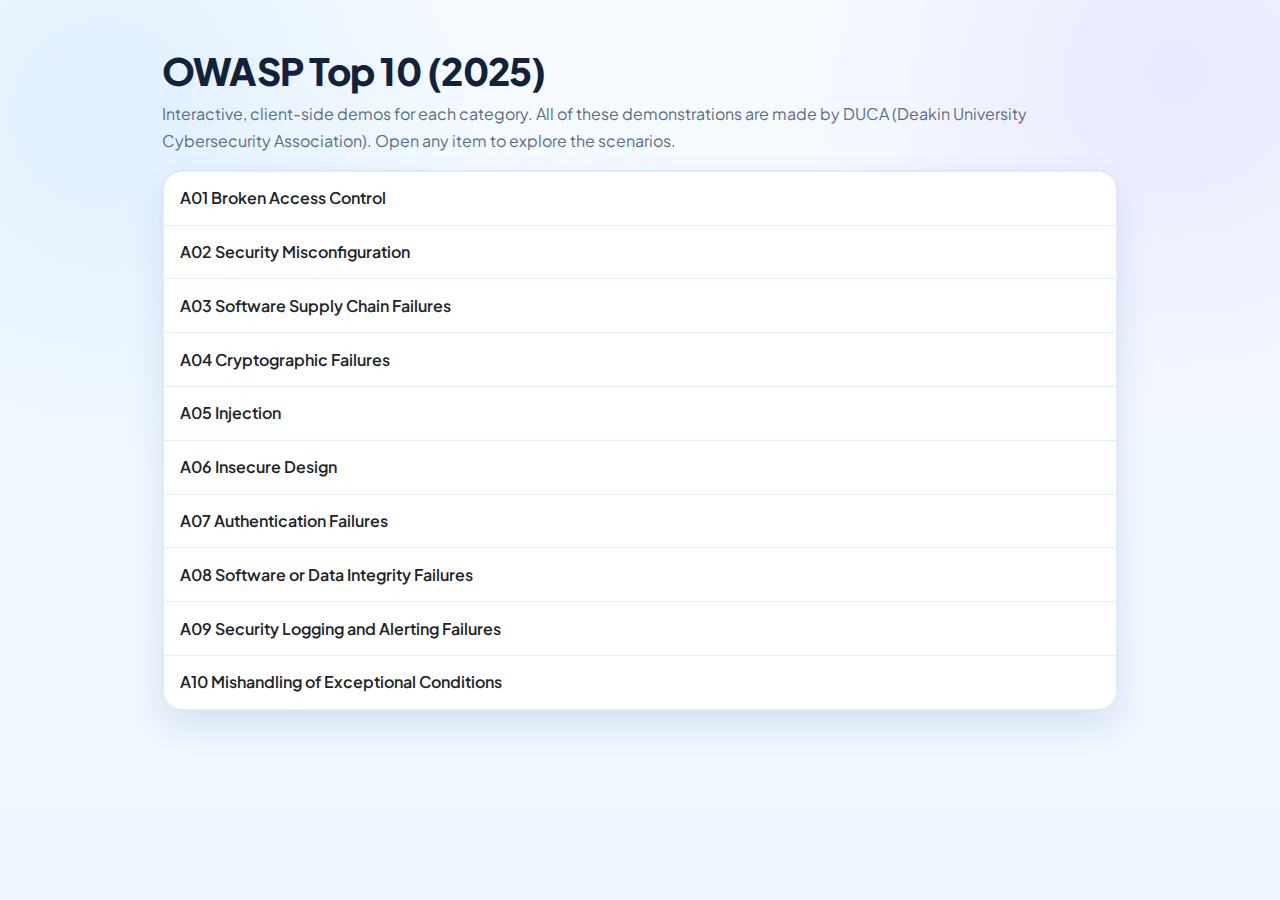
<file: index.html>
<!DOCTYPE html>
<html lang="en">

<head>
  <meta charset="UTF-8">
  <title>DUCA - OWASP Top 10 (2025)</title>
  <meta name="viewport" content="width=device-width, initial-scale=1">
  <link href="https://cdn.jsdelivr.net/npm/bootstrap@5.3.3/dist/css/bootstrap.min.css" rel="stylesheet">
  <link href="styles.css" rel="stylesheet">
</head>

<body>
  <div class="container py-4 py-md-5">
    <h2 class="mb-2">OWASP Top 10 (2025)</h2>
    <p class="mb-4">Interactive, client-side demos for each category. All of these demonstrations are made by DUCA (Deakin University Cybersecurity Association). Open any item to explore the scenarios.</p>

    <div class="list-group">
      <a class="list-group-item list-group-item-action" href="1_broken_access_control.html">A01 Broken Access Control</a>
      <a class="list-group-item list-group-item-action" href="2_security_misconfigurations.html">A02 Security Misconfiguration</a>
      <a class="list-group-item list-group-item-action" href="3_supply_chain_failiures.html">A03 Software Supply Chain Failures</a>
      <a class="list-group-item list-group-item-action" href="4_cryptographic_failiures.html">A04 Cryptographic Failures</a>
      <a class="list-group-item list-group-item-action" href="5_injection.html">A05 Injection</a>
      <a class="list-group-item list-group-item-action" href="6_insecure_design.html">A06 Insecure Design</a>
      <a class="list-group-item list-group-item-action" href="7_authentication_failures.html">A07 Authentication Failures</a>
      <a class="list-group-item list-group-item-action" href="8_integrity_failiures.html">A08 Software or Data Integrity Failures</a>
      <a class="list-group-item list-group-item-action" href="9_logging_failiures.html">A09 Security Logging and Alerting Failures</a>
      <a class="list-group-item list-group-item-action" href="10_mishandling_exceptional_conditions.html">A10 Mishandling of Exceptional Conditions</a>
    </div>
  </div>
</body>

</html>
</file>
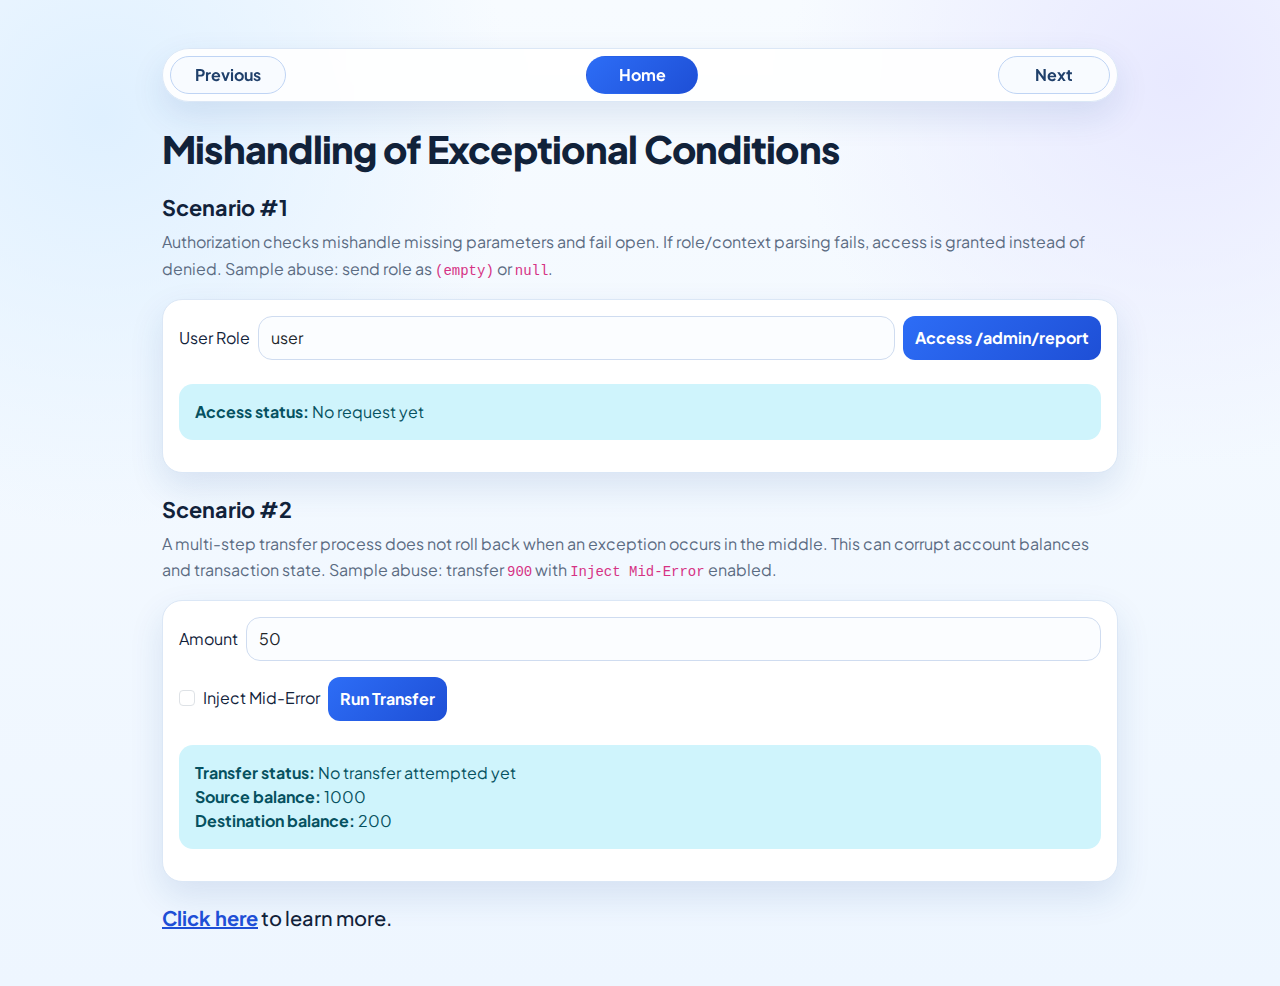
<file: 10_mishandling_exceptional_conditions.html>
<!DOCTYPE html>
<html lang="en">

<head>
  <meta charset="UTF-8">
  <title>DUCA - Mishandling of Exceptional Conditions</title>
  <meta name="viewport" content="width=device-width, initial-scale=1">

  <link href="https://cdn.jsdelivr.net/npm/bootstrap@5.3.3/dist/css/bootstrap.min.css" rel="stylesheet">
  <link href="styles.css" rel="stylesheet">
</head>

<body>
  <div class="container py-4 py-md-5">
    <div class="d-flex justify-content-between align-items-center mb-4 top-nav">
      <a class="btn btn-outline-dark rounded-pill px-4" href="9_logging_failiures.html">Previous</a>
      <a class="btn btn-dark rounded-pill px-4" href="index.html">Home</a>
      <a class="btn btn-outline-dark rounded-pill px-4" href="index.html">Next</a>
    </div>
    <h2 class="mb-4">Mishandling of Exceptional Conditions</h2>

    <h3 class="mt-2">Scenario #1</h3>
    <p class="mb-4">
      Authorization checks mishandle missing parameters and fail open. If role/context parsing fails,
      access is granted instead of denied.
      Sample abuse: send role as <code>(empty)</code> or <code>null</code>.
    </p>

    <div>
      <div class="row align-items-center g-2">
        <div class="col-auto">
          <label class="col-form-label text-nowrap">User Role</label>
        </div>
        <div class="col">
          <input type="text" class="form-control" id="roleInput" value="user" placeholder="user">
        </div>
        <div class="col-auto">
          <button type="button" class="btn btn-primary" id="checkAccessBtn">Access /admin/report</button>
        </div>
      </div>

      <div id="accessStatusBox" class="alert alert-info mt-4">
        <strong>Access status:</strong> No request yet
      </div>
    </div>

    <h3 class="mt-4">Scenario #2</h3>
    <p class="mb-4">
      A multi-step transfer process does not roll back when an exception occurs in the middle.
      This can corrupt account balances and transaction state.
      Sample abuse: transfer <code>900</code> with <code>Inject Mid-Error</code> enabled.
    </p>

    <div>
      <div class="row align-items-center g-2">
        <div class="col-auto">
          <label class="col-form-label text-nowrap">Amount</label>
        </div>
        <div class="col">
          <input type="number" class="form-control" id="amountInput" value="50" min="1" placeholder="50">
        </div>
      </div>

      <div class="row align-items-center g-2 mt-2">
        <div class="col-auto">
          <div class="form-check">
            <input class="form-check-input" type="checkbox" id="injectErrorCheckbox">
            <label class="form-check-label" for="injectErrorCheckbox">Inject Mid-Error</label>
          </div>
        </div>
        <div class="col-auto">
          <button type="button" class="btn btn-primary" id="runTransferBtn">Run Transfer</button>
        </div>
      </div>

      <div id="transferStatusBox" class="alert alert-info mt-4">
        <strong>Transfer status:</strong> No transfer attempted yet<br>
        <strong>Source balance:</strong> 1000<br>
        <strong>Destination balance:</strong> 200
      </div>
    </div>

    <h5 class="mt-4">
      <a href="https://owasp.org/Top10/2025/A10_2025-Mishandling_of_Exceptional_Conditions/">Click here</a>
      to learn more.
    </h5>
  </div>

  <script>
    const roleInput = document.getElementById("roleInput");
    const checkAccessBtn = document.getElementById("checkAccessBtn");
    const accessStatusBox = document.getElementById("accessStatusBox");

    checkAccessBtn.addEventListener("click", () => {
      const role = roleInput.value.trim();

      // Insecure exception handling: parsing/validation failure falls back to allow
      if (role === "admin") {
        accessStatusBox.className = "alert alert-success mt-4";
        accessStatusBox.innerHTML = `
          <strong>Input role:</strong> admin<br>
          <strong>Result:</strong> 200 OK (expected for admin)
        `;
      } else if (role === "") {
        accessStatusBox.className = "alert alert-danger mt-4";
        accessStatusBox.innerHTML = `
          <strong>Input role:</strong> (empty)<br>
          <strong>Exception:</strong> Missing role parameter<br>
          <strong>Result:</strong> 200 OK (fail-open vulnerability)
        `;
      } else {
        accessStatusBox.className = "alert alert-warning mt-4";
        accessStatusBox.innerHTML = `
          <strong>Input role:</strong> ${role}<br>
          <strong>Result:</strong> 403 Forbidden
        `;
      }
    });
  </script>

  <script>
    const amountInput = document.getElementById("amountInput");
    const injectErrorCheckbox = document.getElementById("injectErrorCheckbox");
    const runTransferBtn = document.getElementById("runTransferBtn");
    const transferStatusBox = document.getElementById("transferStatusBox");

    let sourceBalance = 1000;
    let destinationBalance = 200;

    runTransferBtn.addEventListener("click", () => {
      const amount = Number(amountInput.value) || 0;
      const injectError = injectErrorCheckbox.checked;

      if (amount <= 0) {
        transferStatusBox.className = "alert alert-warning mt-4";
        transferStatusBox.innerHTML = `
          <strong>Transfer status:</strong> Invalid amount<br>
          <strong>Source balance:</strong> ${sourceBalance}<br>
          <strong>Destination balance:</strong> ${destinationBalance}
        `;
        return;
      }

      if (amount > sourceBalance) {
        transferStatusBox.className = "alert alert-warning mt-4";
        transferStatusBox.innerHTML = `
          <strong>Transfer status:</strong> Insufficient funds<br>
          <strong>Source balance:</strong> ${sourceBalance}<br>
          <strong>Destination balance:</strong> ${destinationBalance}
        `;
        return;
      }

      // Step 1: debit source
      sourceBalance -= amount;

      if (injectError) {
        // Insecure behavior: exception occurs and no rollback is performed
        transferStatusBox.className = "alert alert-danger mt-4";
        transferStatusBox.innerHTML = `
          <strong>Transfer status:</strong> ERROR after debit, before credit<br>
          <strong>Result:</strong> Partial transaction committed (no rollback)<br>
          <strong>Source balance:</strong> ${sourceBalance}<br>
          <strong>Destination balance:</strong> ${destinationBalance}
        `;
        return;
      }

      // Step 2: credit destination
      destinationBalance += amount;

      transferStatusBox.className = "alert alert-success mt-4";
      transferStatusBox.innerHTML = `
        <strong>Transfer status:</strong> Completed<br>
        <strong>Source balance:</strong> ${sourceBalance}<br>
        <strong>Destination balance:</strong> ${destinationBalance}
      `;
    });
  </script>
</body>

</html>
</file>
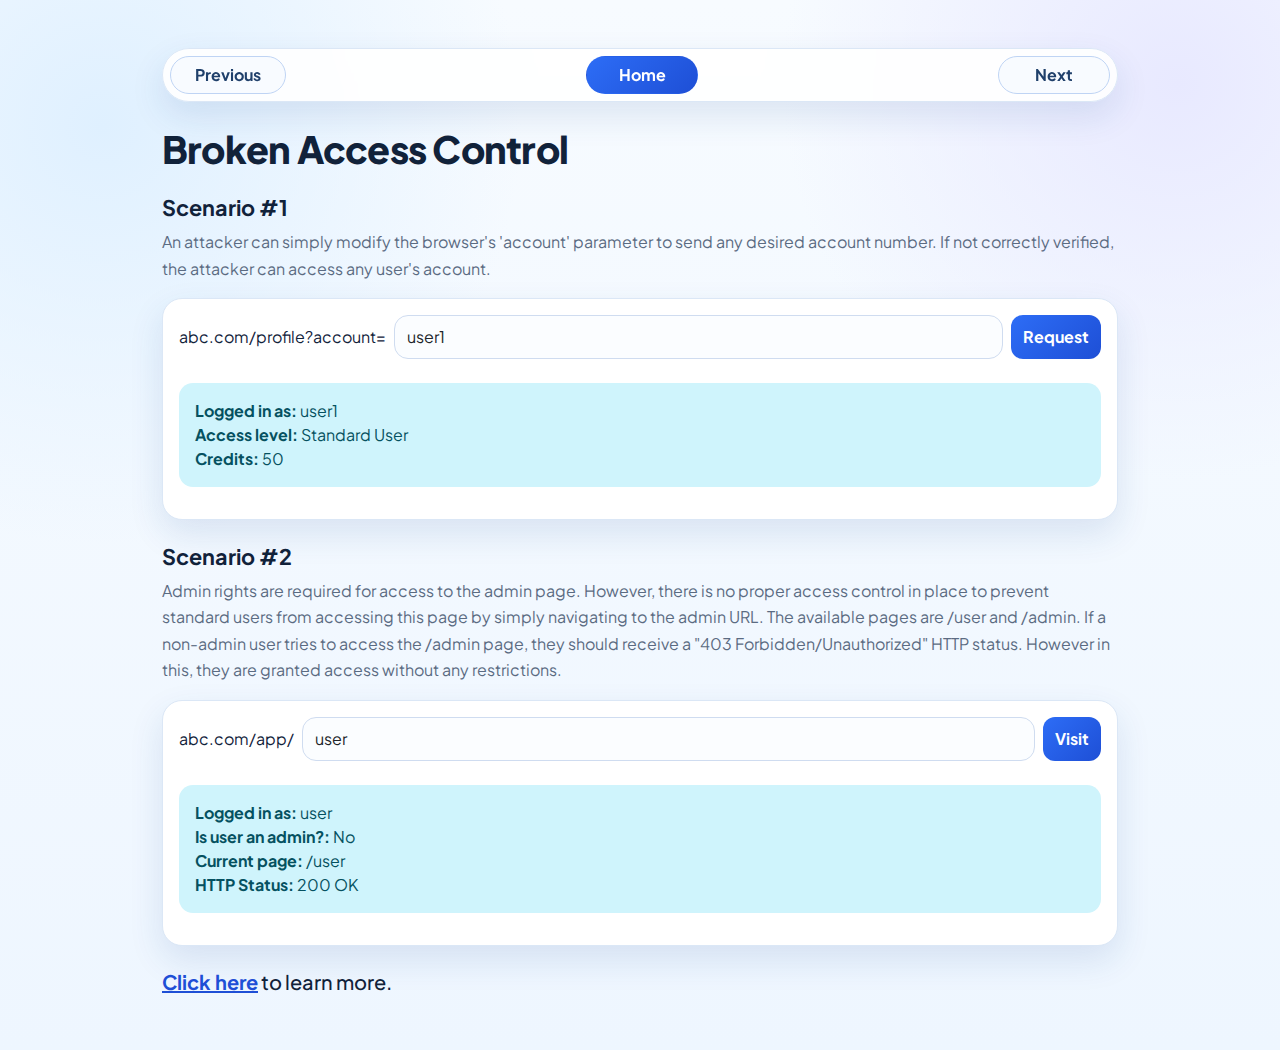
<file: 1_broken_access_control.html>
<!DOCTYPE html>
<html lang="en">

<head>
  <meta charset="UTF-8">
  <title>DUCA - Broken Access Control</title>
  <meta name="viewport" content="width=device-width, initial-scale=1">

  <link href="https://cdn.jsdelivr.net/npm/bootstrap@5.3.3/dist/css/bootstrap.min.css" rel="stylesheet">
  <link href="styles.css" rel="stylesheet">
</head>

<body class="">

  <div class="container py-4 py-md-5">
    <div class="d-flex justify-content-between align-items-center mb-4 top-nav">
      <a class="btn btn-outline-dark rounded-pill px-4" href="index.html">Previous</a>
      <a class="btn btn-dark rounded-pill px-4" href="index.html">Home</a>
      <a class="btn btn-outline-dark rounded-pill px-4" href="2_security_misconfigurations.html">Next</a>
    </div>
    <h2 class="mb-4">Broken Access Control</h2>


    <h3 class="mt-2">Scenario #1</h3>
    <p class="mb-4">
      An attacker can simply modify the browser's 'account' parameter to send any desired account number. If not
      correctly verified, the attacker can access any user's account.
    </p>
    <div>
      <div class="row align-items-center g-2">
        <div class="col-auto">
          <label class="col-form-label text-nowrap">
            abc.com/profile?account=
          </label>
        </div>
        <div class="col">
          <input type="text" class="form-control" id="accountInput" placeholder="user1" value="user1">
        </div>
        <div class="col-auto">
          <button type="button" class="btn btn-primary" id="loadBtn">
            Request
          </button>
        </div>
      </div>
      <div id="statusBox" class="alert alert-info mt-4">
        <strong>Logged in as:</strong> user1<br>
        <strong>Access level:</strong> Standard User<br>
        <strong>Credits:</strong> 50
      </div>
    </div>

    <h3 class="mt-4">Scenario #2</h3>
    <p class="mb-4">
      Admin rights are required for access to the admin page. However, there is no proper access control in place to
      prevent standard users from accessing this page by simply navigating to the admin URL.
      The available pages are /user and /admin. If a non-admin user tries to access the /admin page, they should receive
      a "403 Forbidden/Unauthorized" HTTP status. However in this, they are granted access without any restrictions.
    </p>
    <div>
      <div class="row align-items-center g-2">
        <div class="col-auto">
          <label class="col-form-label text-nowrap">
            abc.com/app/
          </label>
        </div>
        <div class="col">
          <input type="text" class="form-control" id="pagePathInput" placeholder="user" value="user">
        </div>
        <div class="col-auto">
          <button type="button" class="btn btn-primary" id="visitPageBtn">
            Visit
          </button>
        </div>
      </div>
      <div id="accessStatusBox" class="alert alert-info mt-4">
        <strong>Logged in as:</strong> user<br>
        <strong>Is user an admin?:</strong> No<br>
        <strong>Current page:</strong> /user<br>
        <strong>HTTP Status:</strong> 200 OK
      </div>
    </div>

    <h5 class="mt-4"><a href="https://owasp.org/Top10/2025/A01_2025-Broken_Access_Control/">Click here</a> to learn more.</h5>
  </div>

  <!-- Scenario #1 -->
  <script>
    const input = document.getElementById("accountInput");
    const button = document.getElementById("loadBtn");
    const statusBox = document.getElementById("statusBox");

    function handleAccess(account) {
      // Default to user1 if empty
      if (!account) {
        account = "user1";
      }

      if (account === "admin") {
        statusBox.className = "alert alert-success mt-4";
        statusBox.innerHTML = `
        <strong>Logged in as:</strong> ADMIN<br>
        <strong>Access level:</strong> FULL ACCESS GRANTED<br>
        <strong>Credits:</strong> 9999
      `;
      } else {
        statusBox.className = "alert alert-info mt-4";
        statusBox.innerHTML = `
        <strong>Logged in as:</strong> ${account}<br>
        <strong>Access level:</strong> Standard User<br>
        <strong>Credits:</strong> 50
      `;
      }
    }

    button.addEventListener("click", () => {
      handleAccess(input.value.trim());
    });
  </script>

  <!-- Scenario #2 -->
  <script>
    const pageInput = document.getElementById("pagePathInput");
    const visitBtn = document.getElementById("visitPageBtn");
    const accessStatusBox = document.getElementById("accessStatusBox");

    visitBtn.addEventListener("click", () => {
      const page = pageInput.value.trim() || "user";
      let status = "200 OK";
      let alertClass = "alert alert-info mt-4";

      // Broken access control:
      // No check whether the user is actually an admin
      if (page === "admin") {
        alertClass = "alert alert-success mt-4";
      }

      accessStatusBox.className = alertClass;
      accessStatusBox.innerHTML = `
      <strong>Logged in as:</strong> user<br>
      <strong>Is user an admin?:</strong> No<br>
      <strong>Current page:</strong> /${page}<br>
      <strong>HTTP Status:</strong> ${status}
    `;
    });
  </script>


</body>

</html>
</file>
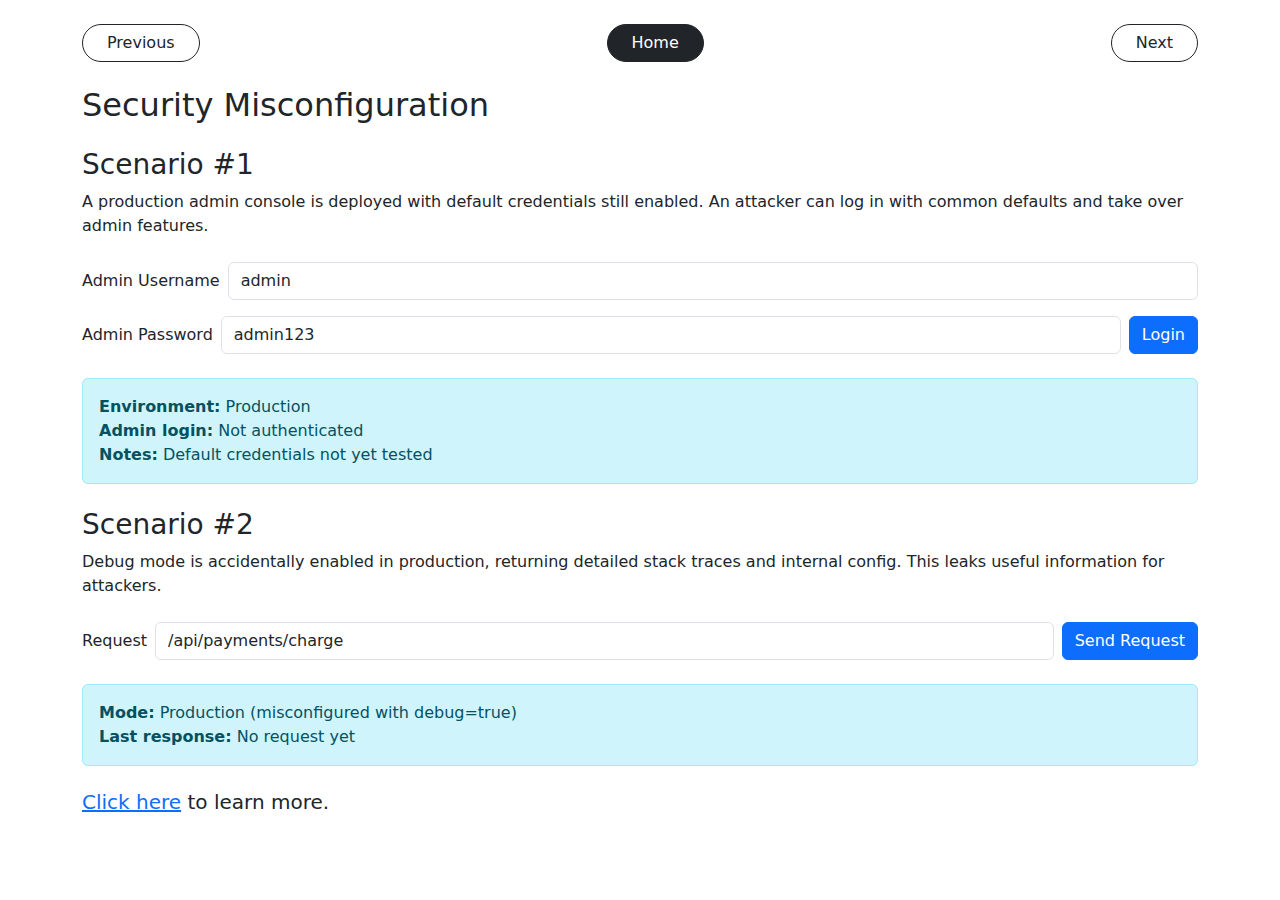
<file: 2_security_misconfigurations.html>
<!DOCTYPE html>
<html lang="en">

<head>
  <meta charset="UTF-8">
  <title>DUCA - Security Misconfiguration</title>
  <meta name="viewport" content="width=device-width, initial-scale=1">

  <link href="https://cdn.jsdelivr.net/npm/bootstrap@5.3.3/dist/css/bootstrap.min.css" rel="stylesheet">
</head>

<body>
  <div class="container mt-4">
    <div class="d-flex justify-content-between align-items-center mb-4">
      <a class="btn btn-outline-dark rounded-pill px-4" href="1_broken_access_control.html">Previous</a>
      <a class="btn btn-dark rounded-pill px-4" href="index.html">Home</a>
      <a class="btn btn-outline-dark rounded-pill px-4" href="3_supply_chain_failiures.html">Next</a>
    </div>
    <h2 class="mb-4">Security Misconfiguration</h2>

    <h3 class="mt-2">Scenario #1</h3>
    <p class="mb-4">
      A production admin console is deployed with default credentials still enabled.
      An attacker can log in with common defaults and take over admin features.
    </p>

    <div>
      <div class="row g-2 align-items-center">
        <div class="col-auto">
          <label class="col-form-label text-nowrap">Admin Username</label>
        </div>
        <div class="col">
          <input type="text" class="form-control" id="adminUser" value="admin" placeholder="admin">
        </div>
      </div>
      <div class="row g-2 align-items-center mt-2">
        <div class="col-auto">
          <label class="col-form-label text-nowrap">Admin Password</label>
        </div>
        <div class="col">
          <input type="text" class="form-control" id="adminPass" value="admin123" placeholder="password">
        </div>
        <div class="col-auto">
          <button type="button" class="btn btn-primary" id="adminLoginBtn">Login</button>
        </div>
      </div>

      <div id="adminStatusBox" class="alert alert-info mt-4">
        <strong>Environment:</strong> Production<br>
        <strong>Admin login:</strong> Not authenticated<br>
        <strong>Notes:</strong> Default credentials not yet tested
      </div>
    </div>

    <h3 class="mt-4">Scenario #2</h3>
    <p class="mb-4">
      Debug mode is accidentally enabled in production, returning detailed stack traces and internal config.
      This leaks useful information for attackers.
    </p>

    <div>
      <div class="row g-2 align-items-center">
        <div class="col-auto">
          <label class="col-form-label text-nowrap">Request</label>
        </div>
        <div class="col">
          <input type="text" class="form-control" id="endpointInput" value="/api/payments/charge" placeholder="/api/example">
        </div>
        <div class="col-auto">
          <button type="button" class="btn btn-primary" id="triggerErrorBtn">Send Request</button>
        </div>
      </div>

      <div id="errorStatusBox" class="alert alert-info mt-4">
        <strong>Mode:</strong> Production (misconfigured with debug=true)<br>
        <strong>Last response:</strong> No request yet
      </div>
    </div>

    <h5 class="mt-4">
      <a href="https://owasp.org/Top10/2025/A02_2025-Security_Misconfiguration/">Click here</a>
      to learn more.
    </h5>
  </div>

  <script>
    const adminUserInput = document.getElementById("adminUser");
    const adminPassInput = document.getElementById("adminPass");
    const adminLoginBtn = document.getElementById("adminLoginBtn");
    const adminStatusBox = document.getElementById("adminStatusBox");

    adminLoginBtn.addEventListener("click", () => {
      const username = adminUserInput.value.trim();
      const password = adminPassInput.value.trim();

      // Misconfiguration demo: default credentials still active in production
      if (username === "admin" && password === "admin123") {
        adminStatusBox.className = "alert alert-danger mt-4";
        adminStatusBox.innerHTML = `
          <strong>Environment:</strong> Production<br>
          <strong>Admin login:</strong> SUCCESS (critical misconfiguration)<br>
          <strong>Impact:</strong> Full admin dashboard access granted with default credentials
        `;
      } else {
        adminStatusBox.className = "alert alert-info mt-4";
        adminStatusBox.innerHTML = `
          <strong>Environment:</strong> Production<br>
          <strong>Admin login:</strong> Failed<br>
          <strong>Notes:</strong> Try common defaults like admin / admin123
        `;
      }
    });
  </script>

  <script>
    const endpointInput = document.getElementById("endpointInput");
    const triggerErrorBtn = document.getElementById("triggerErrorBtn");
    const errorStatusBox = document.getElementById("errorStatusBox");

    triggerErrorBtn.addEventListener("click", () => {
      const endpoint = endpointInput.value.trim() || "/api/payments/charge";

      // Misconfiguration demo: verbose error output exposed to end users
      errorStatusBox.className = "alert alert-warning mt-4";
      errorStatusBox.innerHTML = `
        <strong>Mode:</strong> Production (misconfigured with debug=true)<br>
        <strong>HTTP Status:</strong> 500 Internal Server Error<br>
        <strong>Request:</strong> ${endpoint}<br>
        <strong>Leaked details:</strong><br>
        Error: Database connection failed at db/prod-main:5432<br>
        Stack: ChargeService.process() -> PaymentsController.handlePost()<br>
        Framework: Express 4.17.1 | Node 16.14.0
      `;
    });
  </script>
</body>

</html>
</file>
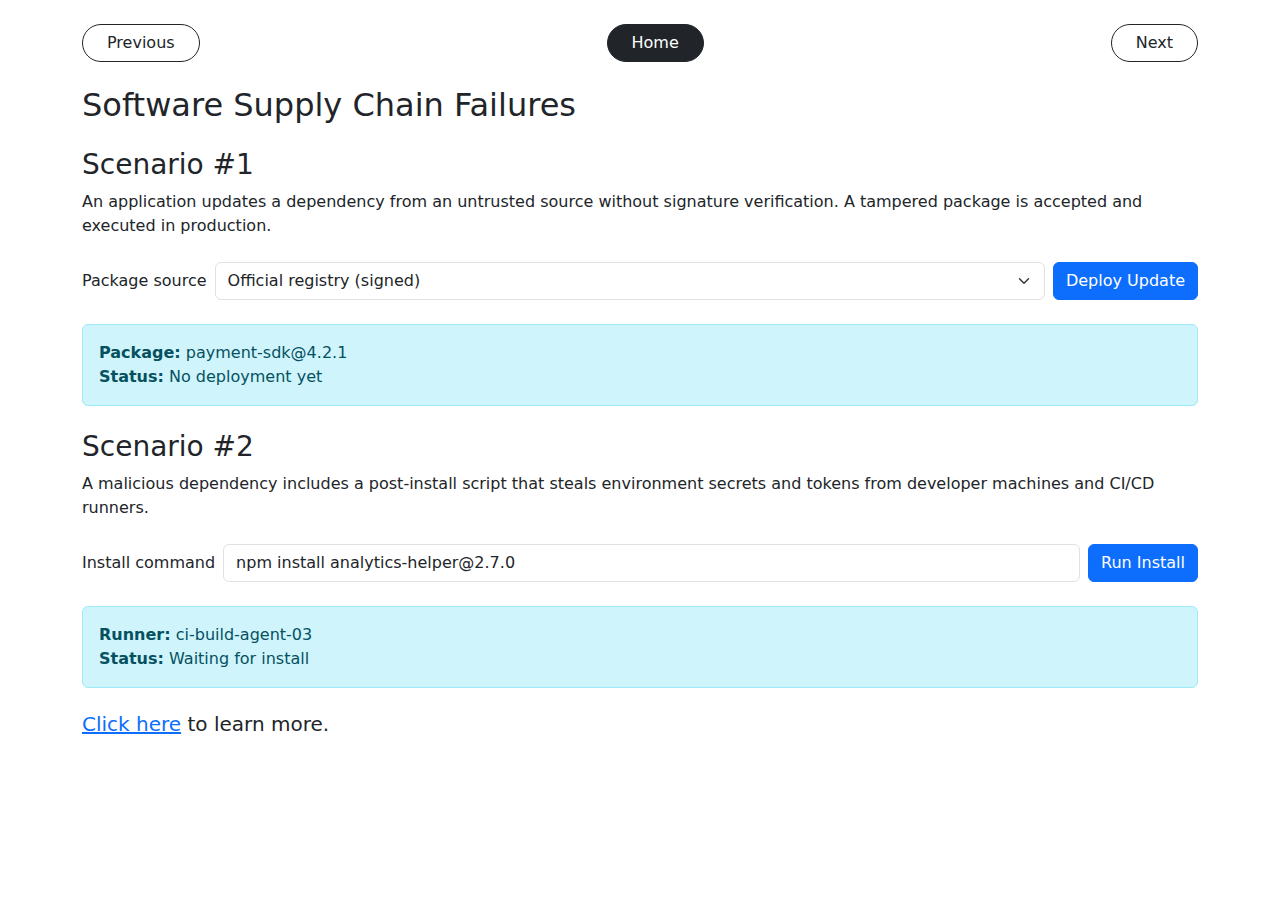
<file: 3_supply_chain_failiures.html>
<!DOCTYPE html>
<html lang="en">

<head>
  <meta charset="UTF-8">
  <title>DUCA - Software Supply Chain Failures</title>
  <meta name="viewport" content="width=device-width, initial-scale=1">

  <link href="https://cdn.jsdelivr.net/npm/bootstrap@5.3.3/dist/css/bootstrap.min.css" rel="stylesheet">
</head>

<body>
  <div class="container mt-4">
    <div class="d-flex justify-content-between align-items-center mb-4">
      <a class="btn btn-outline-dark rounded-pill px-4" href="2_security_misconfigurations.html">Previous</a>
      <a class="btn btn-dark rounded-pill px-4" href="index.html">Home</a>
      <a class="btn btn-outline-dark rounded-pill px-4" href="4_cryptographic_failiures.html">Next</a>
    </div>
    <h2 class="mb-4">Software Supply Chain Failures</h2>

    <h3 class="mt-2">Scenario #1</h3>
    <p class="mb-4">
      An application updates a dependency from an untrusted source without signature verification.
      A tampered package is accepted and executed in production.
    </p>

    <div>
      <div class="row align-items-center g-2">
        <div class="col-auto">
          <label class="col-form-label text-nowrap">Package source</label>
        </div>
        <div class="col">
          <select class="form-select" id="sourceSelect">
            <option value="official">Official registry (signed)</option>
            <option value="mirror">Unknown mirror (unsigned)</option>
            <option value="github">Random GitHub release (unsigned)</option>
          </select>
        </div>
        <div class="col-auto">
          <button type="button" class="btn btn-primary" id="deployBtn">Deploy Update</button>
        </div>
      </div>

      <div id="deployStatusBox" class="alert alert-info mt-4">
        <strong>Package:</strong> payment-sdk@4.2.1<br>
        <strong>Status:</strong> No deployment yet
      </div>
    </div>

    <h3 class="mt-4">Scenario #2</h3>
    <p class="mb-4">
      A malicious dependency includes a post-install script that steals environment secrets and tokens
      from developer machines and CI/CD runners.
    </p>

    <div>
      <div class="row align-items-center g-2">
        <div class="col-auto">
          <label class="col-form-label text-nowrap">Install command</label>
        </div>
        <div class="col">
          <input type="text" class="form-control" id="installCommand" value="npm install analytics-helper@2.7.0" placeholder="npm install package@version">
        </div>
        <div class="col-auto">
          <button type="button" class="btn btn-primary" id="installBtn">Run Install</button>
        </div>
      </div>

      <div id="installStatusBox" class="alert alert-info mt-4">
        <strong>Runner:</strong> ci-build-agent-03<br>
        <strong>Status:</strong> Waiting for install
      </div>
    </div>

    <h5 class="mt-4">
      <a href="https://owasp.org/Top10/2025/A03_2025-Software_Supply_Chain_Failures/">Click here</a>
      to learn more.
    </h5>
  </div>

  <script>
    const sourceSelect = document.getElementById("sourceSelect");
    const deployBtn = document.getElementById("deployBtn");
    const deployStatusBox = document.getElementById("deployStatusBox");

    deployBtn.addEventListener("click", () => {
      const source = sourceSelect.value;

      if (source === "official") {
        deployStatusBox.className = "alert alert-success mt-4";
        deployStatusBox.innerHTML = `
          <strong>Package:</strong> payment-sdk@4.2.1<br>
          <strong>Source:</strong> Official registry (signature valid)<br>
          <strong>Status:</strong> Deployment accepted with integrity checks passed
        `;
      } else {
        deployStatusBox.className = "alert alert-danger mt-4";
        deployStatusBox.innerHTML = `
          <strong>Package:</strong> payment-sdk@4.2.1<br>
          <strong>Source:</strong> Untrusted/unsigned source<br>
          <strong>Status:</strong> Tampered package deployed (supply chain compromise)
        `;
      }
    });
  </script>

  <script>
    const installCommand = document.getElementById("installCommand");
    const installBtn = document.getElementById("installBtn");
    const installStatusBox = document.getElementById("installStatusBox");

    installBtn.addEventListener("click", () => {
      const command = installCommand.value.trim() || "npm install analytics-helper@2.7.0";

      // Demo of post-install compromise in an untrusted package
      installStatusBox.className = "alert alert-warning mt-4";
      installStatusBox.innerHTML = `
        <strong>Runner:</strong> ci-build-agent-03<br>
        <strong>Command:</strong> ${command}<br>
        <strong>Status:</strong> Install completed with hidden postinstall script<br>
        <strong>Leaked data:</strong> NPM_TOKEN, GITHUB_TOKEN, CLOUD_API_KEY exfiltrated
      `;
    });
  </script>
</body>

</html>
</file>
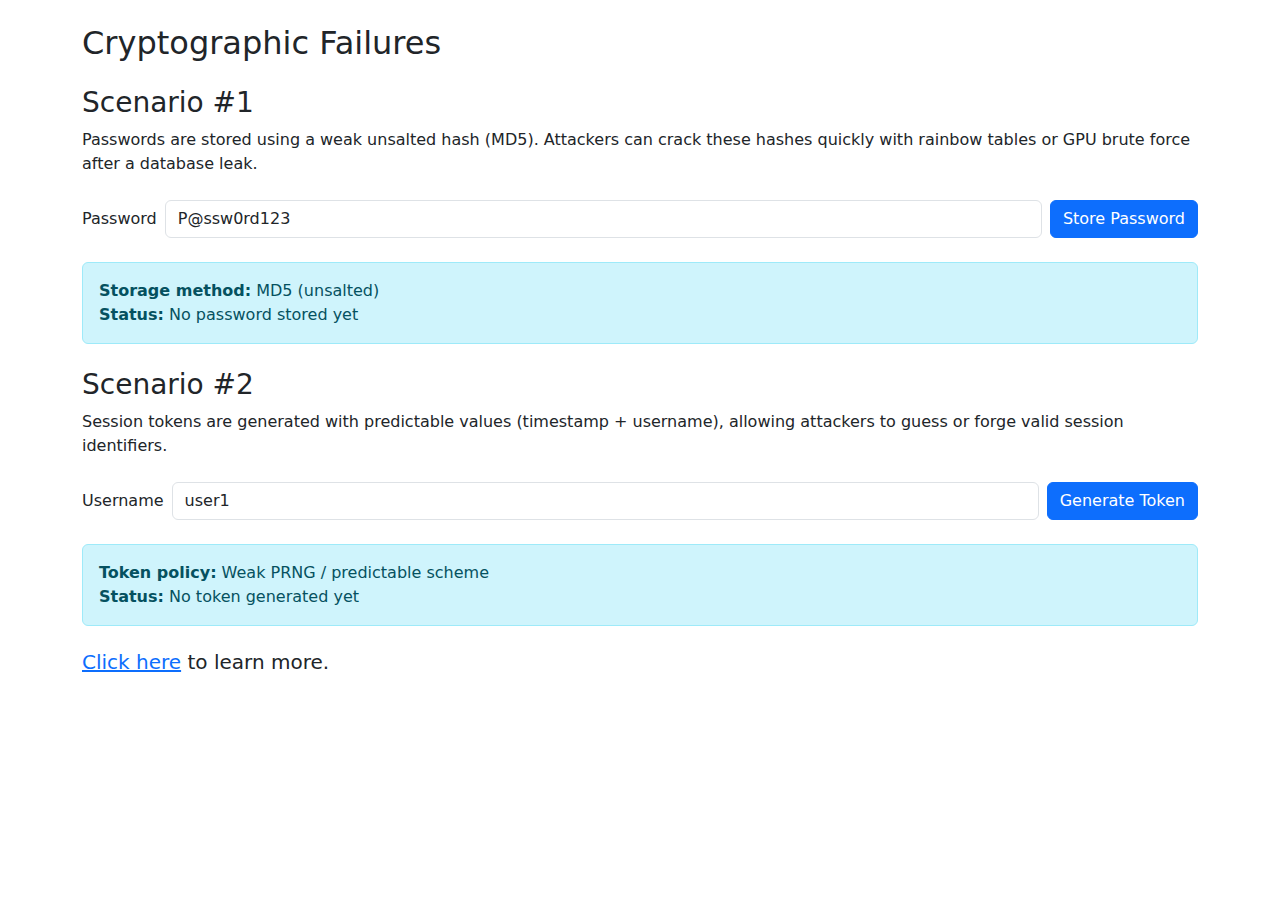
<file: 4_cryptographic_failiures.html>
<!DOCTYPE html>
<html lang="en">

<head>
  <meta charset="UTF-8">
  <title>DUCA - Cryptographic Failures</title>
  <meta name="viewport" content="width=device-width, initial-scale=1">

  <link href="https://cdn.jsdelivr.net/npm/bootstrap@5.3.3/dist/css/bootstrap.min.css" rel="stylesheet">
</head>

<body>
  <div class="container mt-4">
    <h2 class="mb-4">Cryptographic Failures</h2>

    <h3 class="mt-2">Scenario #1</h3>
    <p class="mb-4">
      Passwords are stored using a weak unsalted hash (MD5). Attackers can crack these hashes quickly
      with rainbow tables or GPU brute force after a database leak.
    </p>

    <div>
      <div class="row align-items-center g-2">
        <div class="col-auto">
          <label class="col-form-label text-nowrap">Password</label>
        </div>
        <div class="col">
          <input type="text" class="form-control" id="passwordInput" value="P@ssw0rd123" placeholder="Enter password">
        </div>
        <div class="col-auto">
          <button type="button" class="btn btn-primary" id="hashBtn">Store Password</button>
        </div>
      </div>

      <div id="hashStatusBox" class="alert alert-info mt-4">
        <strong>Storage method:</strong> MD5 (unsalted)<br>
        <strong>Status:</strong> No password stored yet
      </div>
    </div>

    <h3 class="mt-4">Scenario #2</h3>
    <p class="mb-4">
      Session tokens are generated with predictable values (timestamp + username), allowing attackers
      to guess or forge valid session identifiers.
    </p>

    <div>
      <div class="row align-items-center g-2">
        <div class="col-auto">
          <label class="col-form-label text-nowrap">Username</label>
        </div>
        <div class="col">
          <input type="text" class="form-control" id="tokenUserInput" value="user1" placeholder="user1">
        </div>
        <div class="col-auto">
          <button type="button" class="btn btn-primary" id="tokenBtn">Generate Token</button>
        </div>
      </div>

      <div id="tokenStatusBox" class="alert alert-info mt-4">
        <strong>Token policy:</strong> Weak PRNG / predictable scheme<br>
        <strong>Status:</strong> No token generated yet
      </div>
    </div>

    <h5 class="mt-4">
      <a href="https://owasp.org/Top10/2025/A04_2025-Cryptographic_Failures/">Click here</a>
      to learn more.
    </h5>
  </div>

  <script>
    const passwordInput = document.getElementById("passwordInput");
    const hashBtn = document.getElementById("hashBtn");
    const hashStatusBox = document.getElementById("hashStatusBox");

    // Small deterministic demo hash to mimic weak/fast hashing behavior (client-side demonstration only)
    function pseudoMd5(text) {
      let value = 0;
      for (let i = 0; i < text.length; i += 1) {
        value = (value * 31 + text.charCodeAt(i)) >>> 0;
      }
      return value.toString(16).padStart(8, "0");
    }

    hashBtn.addEventListener("click", () => {
      const password = passwordInput.value.trim() || "password123";
      const weakHash = pseudoMd5(password);

      hashStatusBox.className = "alert alert-warning mt-4";
      hashStatusBox.innerHTML = `
        <strong>Storage method:</strong> MD5 (unsalted)<br>
        <strong>Stored value:</strong> ${weakHash}<br>
        <strong>Risk:</strong> Fast offline cracking likely after database exposure
      `;
    });
  </script>

  <script>
    const tokenUserInput = document.getElementById("tokenUserInput");
    const tokenBtn = document.getElementById("tokenBtn");
    const tokenStatusBox = document.getElementById("tokenStatusBox");

    tokenBtn.addEventListener("click", () => {
      const username = tokenUserInput.value.trim() || "user1";

      // Predictable token format: attacker can infer/generate nearby token values
      const seconds = Math.floor(Date.now() / 1000);
      const token = `sess-${username}-${seconds}`;

      tokenStatusBox.className = "alert alert-danger mt-4";
      tokenStatusBox.innerHTML = `
        <strong>Token policy:</strong> Predictable timestamp-based token<br>
        <strong>Issued token:</strong> ${token}<br>
        <strong>Risk:</strong> Token guessing/session hijacking becomes feasible
      `;
    });
  </script>
</body>

</html>
</file>
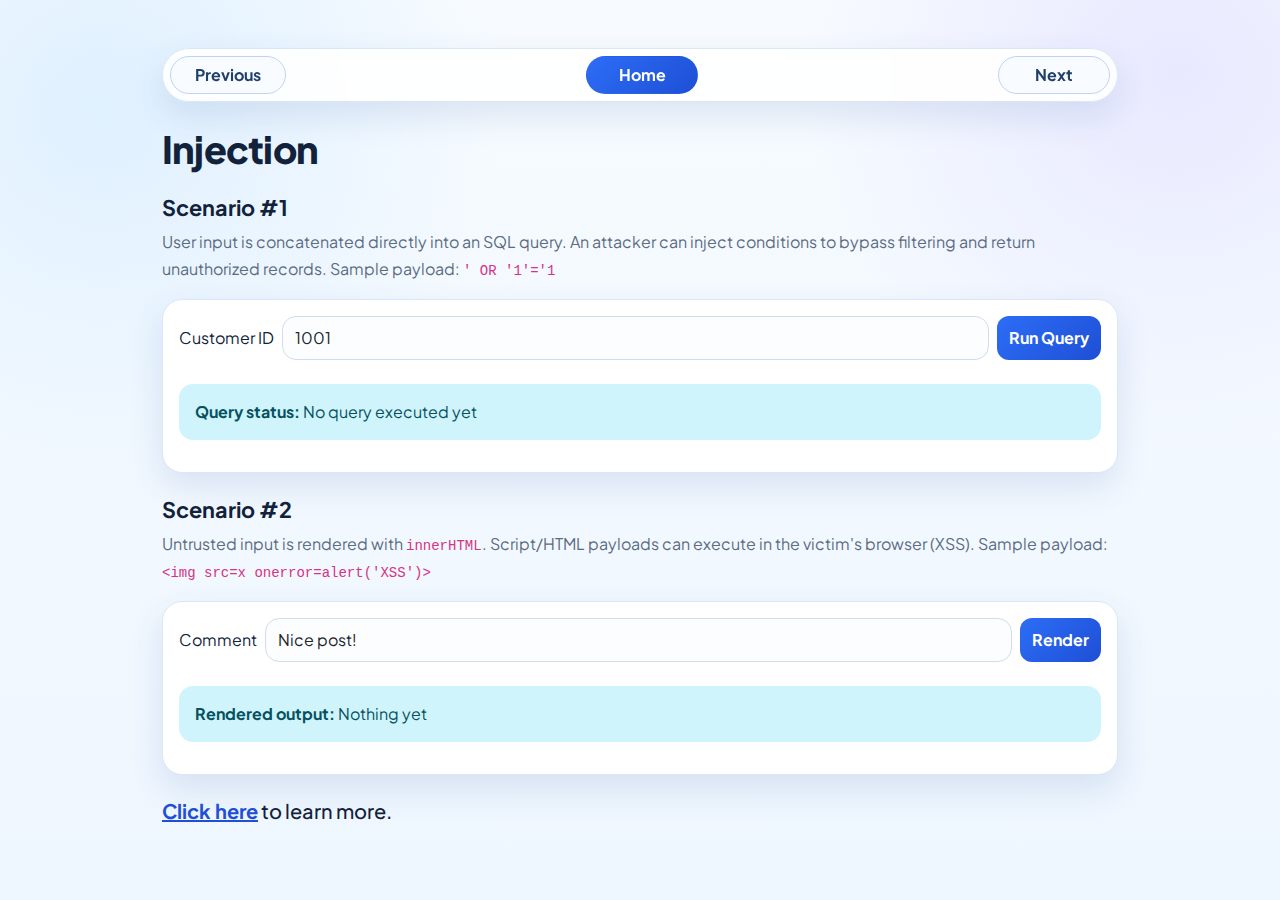
<file: 5_injection.html>
<!DOCTYPE html>
<html lang="en">

<head>
  <meta charset="UTF-8">
  <title>DUCA - Injection</title>
  <meta name="viewport" content="width=device-width, initial-scale=1">

  <link href="https://cdn.jsdelivr.net/npm/bootstrap@5.3.3/dist/css/bootstrap.min.css" rel="stylesheet">
  <link href="styles.css" rel="stylesheet">
</head>

<body>
  <div class="container py-4 py-md-5">
    <div class="d-flex justify-content-between align-items-center mb-4 top-nav">
      <a class="btn btn-outline-dark rounded-pill px-4" href="4_cryptographic_failiures.html">Previous</a>
      <a class="btn btn-dark rounded-pill px-4" href="index.html">Home</a>
      <a class="btn btn-outline-dark rounded-pill px-4" href="6_insecure_design.html">Next</a>
    </div>
    <h2 class="mb-4">Injection</h2>

    <h3 class="mt-2">Scenario #1</h3>
    <p class="mb-4">
      User input is concatenated directly into an SQL query. An attacker can inject conditions to bypass
      filtering and return unauthorized records.
      Sample payload: <code>' OR '1'='1</code>
    </p>

    <div>
      <div class="row align-items-center g-2">
        <div class="col-auto">
          <label class="col-form-label text-nowrap">Customer ID</label>
        </div>
        <div class="col">
          <input type="text" class="form-control" id="customerIdInput" value="1001" placeholder="1001">
        </div>
        <div class="col-auto">
          <button type="button" class="btn btn-primary" id="runQueryBtn">Run Query</button>
        </div>
      </div>

      <div id="sqlStatusBox" class="alert alert-info mt-4">
        <strong>Query status:</strong> No query executed yet
      </div>
    </div>

    <h3 class="mt-4">Scenario #2</h3>
    <p class="mb-4">
      Untrusted input is rendered with <code>innerHTML</code>. Script/HTML payloads can execute in the
      victim's browser (XSS).
      Sample payload: <code>&lt;img src=x onerror=alert('XSS')&gt;</code>
    </p>

    <div>
      <div class="row align-items-center g-2">
        <div class="col-auto">
          <label class="col-form-label text-nowrap">Comment</label>
        </div>
        <div class="col">
          <input type="text" class="form-control" id="commentInput" value="Nice post!" placeholder="Type a comment">
        </div>
        <div class="col-auto">
          <button type="button" class="btn btn-primary" id="renderCommentBtn">Render</button>
        </div>
      </div>

      <div id="xssStatusBox" class="alert alert-info mt-4">
        <strong>Rendered output:</strong> Nothing yet
      </div>
    </div>

    <h5 class="mt-4">
      <a href="https://owasp.org/Top10/2025/A05_2025-Injection/">Click here</a>
      to learn more.
    </h5>
  </div>

  <script>
    const customerIdInput = document.getElementById("customerIdInput");
    const runQueryBtn = document.getElementById("runQueryBtn");
    const sqlStatusBox = document.getElementById("sqlStatusBox");

    runQueryBtn.addEventListener("click", () => {
      const id = customerIdInput.value.trim() || "1001";
      const query = `SELECT * FROM accounts WHERE custID='${id}'`;

      if (id.includes("' OR") || id.includes("1=1") || id.includes("--")) {
        sqlStatusBox.className = "alert alert-danger mt-4";
        sqlStatusBox.innerHTML = `
          <strong>Built query:</strong> ${query}<br>
          <strong>Result:</strong> Injection detected - filter bypassed, all records returned
        `;
      } else {
        sqlStatusBox.className = "alert alert-success mt-4";
        sqlStatusBox.innerHTML = `
          <strong>Built query:</strong> ${query}<br>
          <strong>Result:</strong> Single customer record returned
        `;
      }
    });
  </script>

  <script>
    const commentInput = document.getElementById("commentInput");
    const renderCommentBtn = document.getElementById("renderCommentBtn");
    const xssStatusBox = document.getElementById("xssStatusBox");

    renderCommentBtn.addEventListener("click", () => {
      const comment = commentInput.value || "";

      // Vulnerable rendering: user input injected directly into HTML
      xssStatusBox.className = "alert alert-warning mt-4";
      xssStatusBox.innerHTML = `
        <strong>Rendered output:</strong><br>
        ${comment}
      `;
    });
  </script>
</body>

</html>
</file>
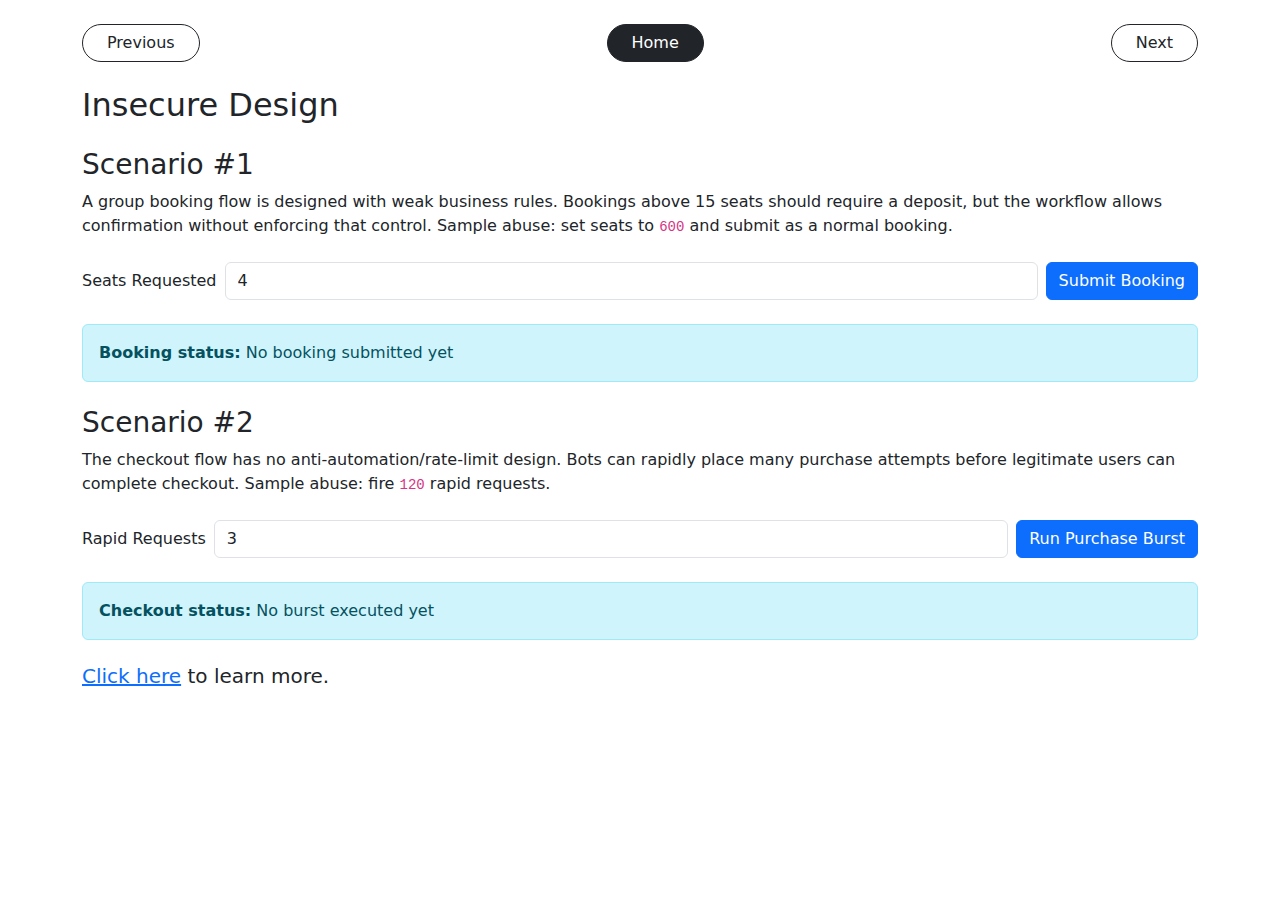
<file: 6_insecure_design.html>
<!DOCTYPE html>
<html lang="en">

<head>
  <meta charset="UTF-8">
  <title>DUCA - Insecure Design</title>
  <meta name="viewport" content="width=device-width, initial-scale=1">

  <link href="https://cdn.jsdelivr.net/npm/bootstrap@5.3.3/dist/css/bootstrap.min.css" rel="stylesheet">
</head>

<body>
  <div class="container mt-4">
    <div class="d-flex justify-content-between align-items-center mb-4">
      <a class="btn btn-outline-dark rounded-pill px-4" href="5_injection.html">Previous</a>
      <a class="btn btn-dark rounded-pill px-4" href="index.html">Home</a>
      <a class="btn btn-outline-dark rounded-pill px-4" href="7_authentication_failures.html">Next</a>
    </div>
    <h2 class="mb-4">Insecure Design</h2>

    <h3 class="mt-2">Scenario #1</h3>
    <p class="mb-4">
      A group booking flow is designed with weak business rules. Bookings above 15 seats should require
      a deposit, but the workflow allows confirmation without enforcing that control.
      Sample abuse: set seats to <code>600</code> and submit as a normal booking.
    </p>

    <div>
      <div class="row align-items-center g-2">
        <div class="col-auto">
          <label class="col-form-label text-nowrap">Seats Requested</label>
        </div>
        <div class="col">
          <input type="number" class="form-control" id="seatsInput" value="4" min="1" placeholder="4">
        </div>
        <div class="col-auto">
          <button type="button" class="btn btn-primary" id="bookBtn">Submit Booking</button>
        </div>
      </div>

      <div id="bookingStatusBox" class="alert alert-info mt-4">
        <strong>Booking status:</strong> No booking submitted yet
      </div>
    </div>

    <h3 class="mt-4">Scenario #2</h3>
    <p class="mb-4">
      The checkout flow has no anti-automation/rate-limit design. Bots can rapidly place many purchase
      attempts before legitimate users can complete checkout.
      Sample abuse: fire <code>120</code> rapid requests.
    </p>

    <div>
      <div class="row align-items-center g-2">
        <div class="col-auto">
          <label class="col-form-label text-nowrap">Rapid Requests</label>
        </div>
        <div class="col">
          <input type="number" class="form-control" id="requestCountInput" value="3" min="1" placeholder="3">
        </div>
        <div class="col-auto">
          <button type="button" class="btn btn-primary" id="runBotBtn">Run Purchase Burst</button>
        </div>
      </div>

      <div id="botStatusBox" class="alert alert-info mt-4">
        <strong>Checkout status:</strong> No burst executed yet
      </div>
    </div>

    <h5 class="mt-4">
      <a href="https://owasp.org/Top10/2025/A06_2025-Insecure_Design/">Click here</a>
      to learn more.
    </h5>
  </div>

  <script>
    const seatsInput = document.getElementById("seatsInput");
    const bookBtn = document.getElementById("bookBtn");
    const bookingStatusBox = document.getElementById("bookingStatusBox");

    bookBtn.addEventListener("click", () => {
      const seats = Number(seatsInput.value) || 1;

      // Insecure design: missing enforced state transition for "deposit required"
      if (seats > 15) {
        bookingStatusBox.className = "alert alert-danger mt-4";
        bookingStatusBox.innerHTML = `
          <strong>Seats requested:</strong> ${seats}<br>
          <strong>Expected control:</strong> Deposit required before confirmation<br>
          <strong>Actual result:</strong> Booking confirmed anyway (business logic flaw)
        `;
      } else {
        bookingStatusBox.className = "alert alert-success mt-4";
        bookingStatusBox.innerHTML = `
          <strong>Seats requested:</strong> ${seats}<br>
          <strong>Expected control:</strong> Normal booking path<br>
          <strong>Actual result:</strong> Booking confirmed
        `;
      }
    });
  </script>

  <script>
    const requestCountInput = document.getElementById("requestCountInput");
    const runBotBtn = document.getElementById("runBotBtn");
    const botStatusBox = document.getElementById("botStatusBox");

    runBotBtn.addEventListener("click", () => {
      const requests = Number(requestCountInput.value) || 1;
      const accepted = requests;

      // Insecure design: no rate limiting, no queueing fairness, no anti-bot controls
      if (requests > 20) {
        botStatusBox.className = "alert alert-warning mt-4";
        botStatusBox.innerHTML = `
          <strong>Rapid requests sent:</strong> ${requests}<br>
          <strong>Accepted orders:</strong> ${accepted}<br>
          <strong>Risk:</strong> Bot can drain inventory before normal users
        `;
      } else {
        botStatusBox.className = "alert alert-success mt-4";
        botStatusBox.innerHTML = `
          <strong>Rapid requests sent:</strong> ${requests}<br>
          <strong>Accepted orders:</strong> ${accepted}<br>
          <strong>Notes:</strong> System still lacks anti-bot and frequency controls
        `;
      }
    });
  </script>
</body>

</html>
</file>
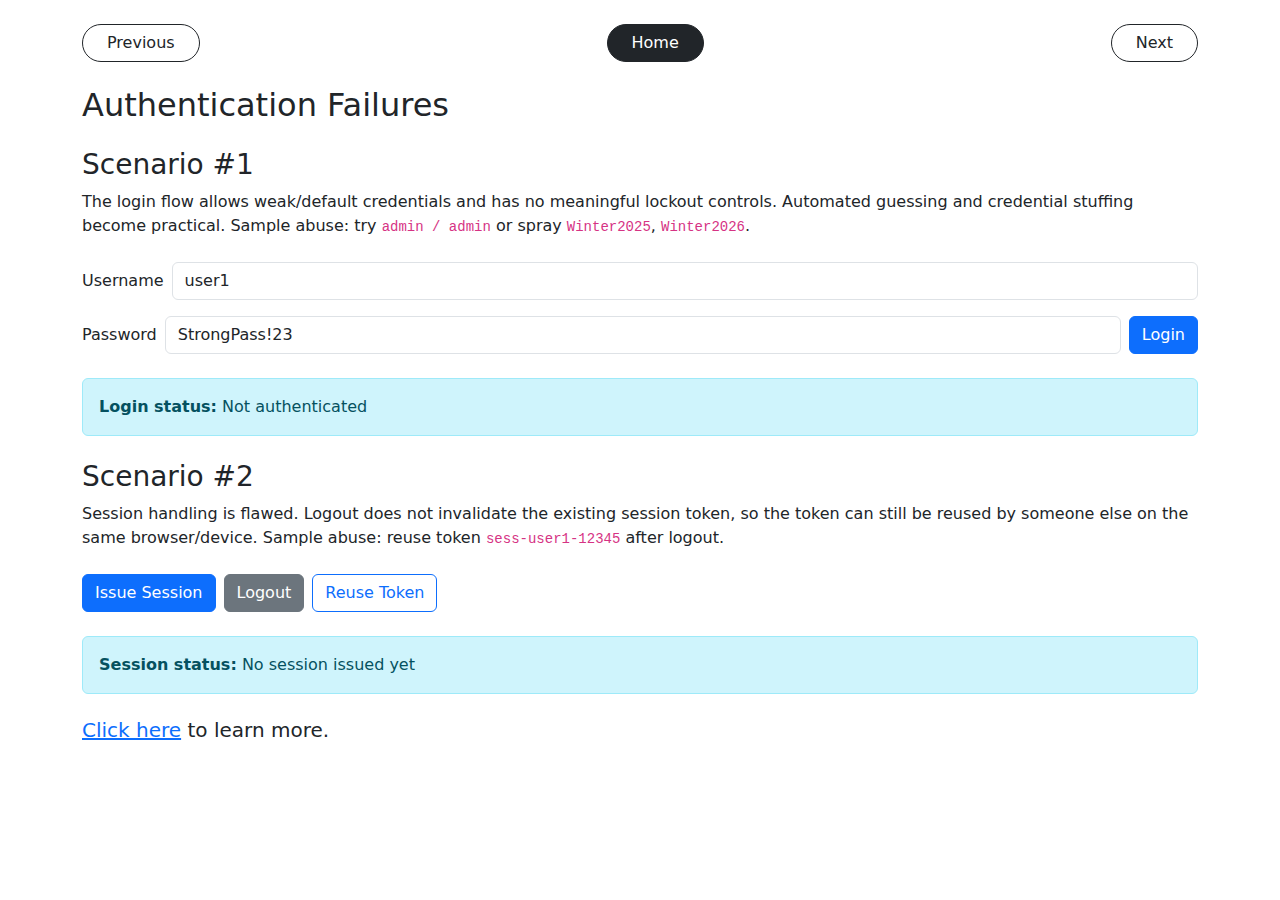
<file: 7_authentication_failures.html>
<!DOCTYPE html>
<html lang="en">

<head>
  <meta charset="UTF-8">
  <title>DUCA - Authentication Failures</title>
  <meta name="viewport" content="width=device-width, initial-scale=1">

  <link href="https://cdn.jsdelivr.net/npm/bootstrap@5.3.3/dist/css/bootstrap.min.css" rel="stylesheet">
</head>

<body>
  <div class="container mt-4">
    <div class="d-flex justify-content-between align-items-center mb-4">
      <a class="btn btn-outline-dark rounded-pill px-4" href="6_insecure_design.html">Previous</a>
      <a class="btn btn-dark rounded-pill px-4" href="index.html">Home</a>
      <a class="btn btn-outline-dark rounded-pill px-4" href="8_integrity_failiures.html">Next</a>
    </div>
    <h2 class="mb-4">Authentication Failures</h2>

    <h3 class="mt-2">Scenario #1</h3>
    <p class="mb-4">
      The login flow allows weak/default credentials and has no meaningful lockout controls.
      Automated guessing and credential stuffing become practical.
      Sample abuse: try <code>admin / admin</code> or spray <code>Winter2025</code>, <code>Winter2026</code>.
    </p>

    <div>
      <div class="row align-items-center g-2">
        <div class="col-auto">
          <label class="col-form-label text-nowrap">Username</label>
        </div>
        <div class="col">
          <input type="text" class="form-control" id="usernameInput" value="user1" placeholder="user1">
        </div>
      </div>

      <div class="row align-items-center g-2 mt-2">
        <div class="col-auto">
          <label class="col-form-label text-nowrap">Password</label>
        </div>
        <div class="col">
          <input type="text" class="form-control" id="passwordInput" value="StrongPass!23" placeholder="StrongPass!23">
        </div>
        <div class="col-auto">
          <button type="button" class="btn btn-primary" id="loginBtn">Login</button>
        </div>
      </div>

      <div id="loginStatusBox" class="alert alert-info mt-4">
        <strong>Login status:</strong> Not authenticated
      </div>
    </div>

    <h3 class="mt-4">Scenario #2</h3>
    <p class="mb-4">
      Session handling is flawed. Logout does not invalidate the existing session token, so the token
      can still be reused by someone else on the same browser/device.
      Sample abuse: reuse token <code>sess-user1-12345</code> after logout.
    </p>

    <div>
      <div class="row align-items-center g-2">
        <div class="col-auto">
          <button type="button" class="btn btn-primary" id="issueSessionBtn">Issue Session</button>
        </div>
        <div class="col-auto">
          <button type="button" class="btn btn-secondary" id="logoutBtn">Logout</button>
        </div>
        <div class="col-auto">
          <button type="button" class="btn btn-outline-primary" id="reuseTokenBtn">Reuse Token</button>
        </div>
      </div>

      <div id="sessionStatusBox" class="alert alert-info mt-4">
        <strong>Session status:</strong> No session issued yet
      </div>
    </div>

    <h5 class="mt-4">
      <a href="https://owasp.org/Top10/2025/A07_2025-Authentication_Failures/">Click here</a>
      to learn more.
    </h5>
  </div>

  <script>
    const usernameInput = document.getElementById("usernameInput");
    const passwordInput = document.getElementById("passwordInput");
    const loginBtn = document.getElementById("loginBtn");
    const loginStatusBox = document.getElementById("loginStatusBox");

    let failedAttempts = 0;

    loginBtn.addEventListener("click", () => {
      const username = usernameInput.value.trim();
      const password = passwordInput.value.trim();

      // Demo-only insecure auth: weak/default and common sprayed credentials accepted
      const weakAccepted = (
        (username === "admin" && password === "admin") ||
        password === "Password1" ||
        password === "Winter2025" ||
        password === "Winter2026"
      );

      if (weakAccepted) {
        loginStatusBox.className = "alert alert-danger mt-4";
        loginStatusBox.innerHTML = `
          <strong>Login status:</strong> SUCCESS using weak/default credentials<br>
          <strong>Risk:</strong> Credential stuffing/password spray can compromise accounts
        `;
        return;
      }

      if (username === "user1" && password === "StrongPass!23") {
        failedAttempts = 0;
        loginStatusBox.className = "alert alert-success mt-4";
        loginStatusBox.innerHTML = `
          <strong>Login status:</strong> SUCCESS<br>
          <strong>Notes:</strong> Valid user authenticated
        `;
      } else {
        failedAttempts += 1;
        loginStatusBox.className = "alert alert-warning mt-4";
        loginStatusBox.innerHTML = `
          <strong>Login status:</strong> Failed<br>
          <strong>Failed attempts:</strong> ${failedAttempts}<br>
          <strong>Issue:</strong> No lockout/backoff design in place
        `;
      }
    });
  </script>

  <script>
    const issueSessionBtn = document.getElementById("issueSessionBtn");
    const logoutBtn = document.getElementById("logoutBtn");
    const reuseTokenBtn = document.getElementById("reuseTokenBtn");
    const sessionStatusBox = document.getElementById("sessionStatusBox");

    let activeToken = "";
    let loggedOut = false;

    issueSessionBtn.addEventListener("click", () => {
      activeToken = `sess-user1-${Math.floor(Date.now() / 1000)}`;
      loggedOut = false;
      sessionStatusBox.className = "alert alert-success mt-4";
      sessionStatusBox.innerHTML = `
        <strong>Session status:</strong> Active<br>
        <strong>Token:</strong> ${activeToken}
      `;
    });

    logoutBtn.addEventListener("click", () => {
      if (!activeToken) {
        sessionStatusBox.className = "alert alert-info mt-4";
        sessionStatusBox.innerHTML = `
          <strong>Session status:</strong> No active session to logout
        `;
        return;
      }

      // Demo-only insecure logout: token should be invalidated but is kept reusable
      loggedOut = true;
      sessionStatusBox.className = "alert alert-warning mt-4";
      sessionStatusBox.innerHTML = `
        <strong>Session status:</strong> Logged out (UI only)<br>
        <strong>Token still valid on server:</strong> ${activeToken}
      `;
    });

    reuseTokenBtn.addEventListener("click", () => {
      if (!activeToken) {
        sessionStatusBox.className = "alert alert-info mt-4";
        sessionStatusBox.innerHTML = `
          <strong>Session status:</strong> No token available for reuse
        `;
        return;
      }

      if (loggedOut) {
        sessionStatusBox.className = "alert alert-danger mt-4";
        sessionStatusBox.innerHTML = `
          <strong>Reuse result:</strong> Access granted with old token<br>
          <strong>Token:</strong> ${activeToken}<br>
          <strong>Risk:</strong> Session not invalidated after logout
        `;
      } else {
        sessionStatusBox.className = "alert alert-info mt-4";
        sessionStatusBox.innerHTML = `
          <strong>Reuse result:</strong> Token is currently active anyway<br>
          <strong>Token:</strong> ${activeToken}
        `;
      }
    });
  </script>
</body>

</html>
</file>
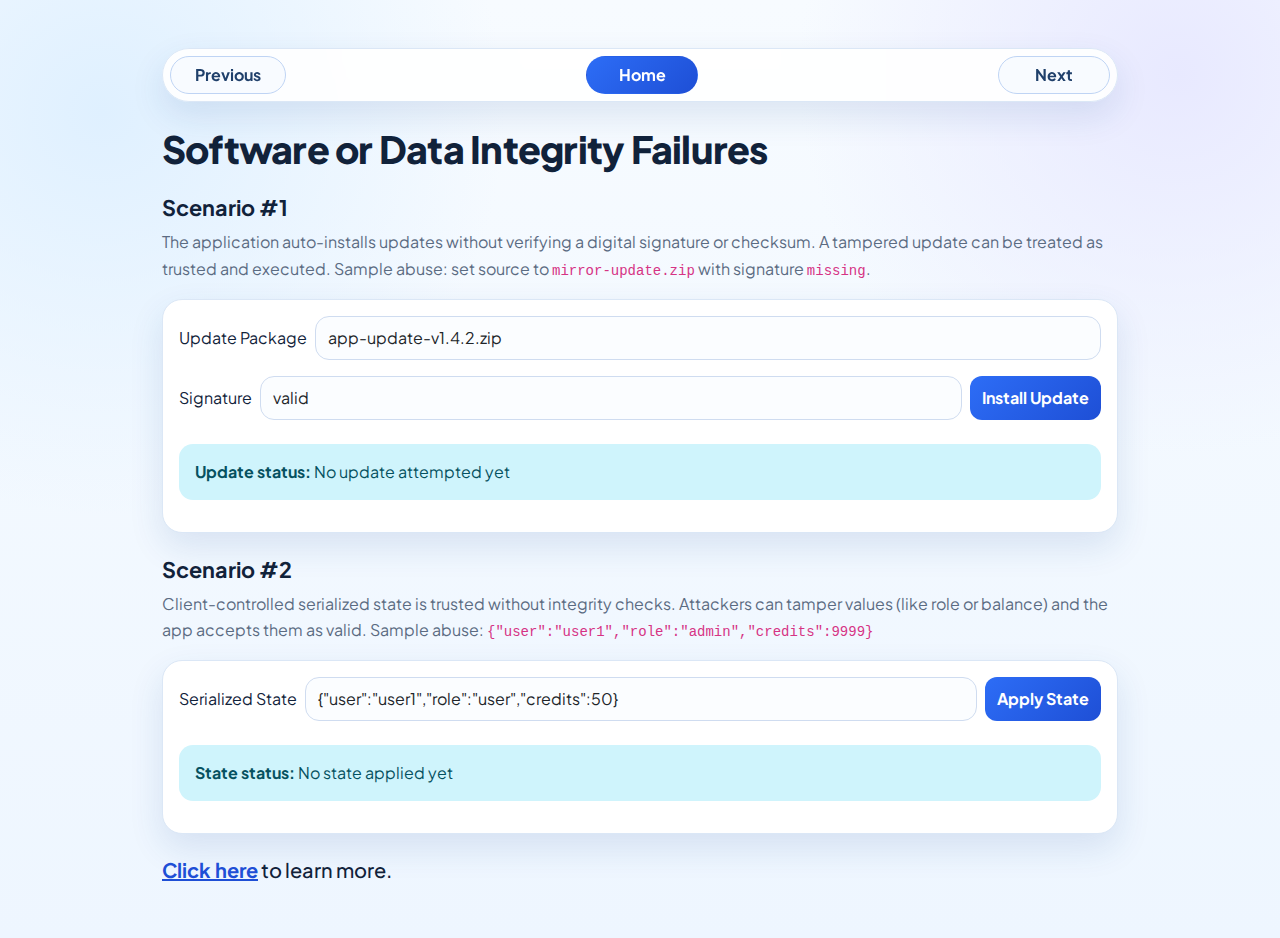
<file: 8_integrity_failiures.html>
<!DOCTYPE html>
<html lang="en">

<head>
  <meta charset="UTF-8">
  <title>DUCA - Software or Data Integrity Failures</title>
  <meta name="viewport" content="width=device-width, initial-scale=1">

  <link href="https://cdn.jsdelivr.net/npm/bootstrap@5.3.3/dist/css/bootstrap.min.css" rel="stylesheet">
  <link href="styles.css" rel="stylesheet">
</head>

<body>
  <div class="container py-4 py-md-5">
    <div class="d-flex justify-content-between align-items-center mb-4 top-nav">
      <a class="btn btn-outline-dark rounded-pill px-4" href="7_authentication_failures.html">Previous</a>
      <a class="btn btn-dark rounded-pill px-4" href="index.html">Home</a>
      <a class="btn btn-outline-dark rounded-pill px-4" href="9_logging_failiures.html">Next</a>
    </div>
    <h2 class="mb-4">Software or Data Integrity Failures</h2>

    <h3 class="mt-2">Scenario #1</h3>
    <p class="mb-4">
      The application auto-installs updates without verifying a digital signature or checksum.
      A tampered update can be treated as trusted and executed.
      Sample abuse: set source to <code>mirror-update.zip</code> with signature <code>missing</code>.
    </p>

    <div>
      <div class="row align-items-center g-2">
        <div class="col-auto">
          <label class="col-form-label text-nowrap">Update Package</label>
        </div>
        <div class="col">
          <input type="text" class="form-control" id="packageInput" value="app-update-v1.4.2.zip" placeholder="app-update-v1.4.2.zip">
        </div>
      </div>

      <div class="row align-items-center g-2 mt-2">
        <div class="col-auto">
          <label class="col-form-label text-nowrap">Signature</label>
        </div>
        <div class="col">
          <select class="form-select" id="signatureSelect">
            <option value="valid">valid</option>
            <option value="missing">missing</option>
            <option value="invalid">invalid</option>
          </select>
        </div>
        <div class="col-auto">
          <button type="button" class="btn btn-primary" id="installUpdateBtn">Install Update</button>
        </div>
      </div>

      <div id="updateStatusBox" class="alert alert-info mt-4">
        <strong>Update status:</strong> No update attempted yet
      </div>
    </div>

    <h3 class="mt-4">Scenario #2</h3>
    <p class="mb-4">
      Client-controlled serialized state is trusted without integrity checks. Attackers can tamper values
      (like role or balance) and the app accepts them as valid.
      Sample abuse: <code>{"user":"user1","role":"admin","credits":9999}</code>
    </p>

    <div>
      <div class="row align-items-center g-2">
        <div class="col-auto">
          <label class="col-form-label text-nowrap">Serialized State</label>
        </div>
        <div class="col">
          <input type="text" class="form-control" id="stateInput" value='{"user":"user1","role":"user","credits":50}' placeholder='{"user":"user1","role":"user","credits":50}'>
        </div>
        <div class="col-auto">
          <button type="button" class="btn btn-primary" id="applyStateBtn">Apply State</button>
        </div>
      </div>

      <div id="stateStatusBox" class="alert alert-info mt-4">
        <strong>State status:</strong> No state applied yet
      </div>
    </div>

    <h5 class="mt-4">
      <a href="https://owasp.org/Top10/2025/A08_2025-Software_or_Data_Integrity_Failures/">Click here</a>
      to learn more.
    </h5>
  </div>

  <script>
    const packageInput = document.getElementById("packageInput");
    const signatureSelect = document.getElementById("signatureSelect");
    const installUpdateBtn = document.getElementById("installUpdateBtn");
    const updateStatusBox = document.getElementById("updateStatusBox");

    installUpdateBtn.addEventListener("click", () => {
      const pkg = packageInput.value.trim() || "app-update-v1.4.2.zip";
      const signature = signatureSelect.value;

      // Insecure behavior demo: update is still accepted even when signature is missing/invalid
      if (signature === "valid") {
        updateStatusBox.className = "alert alert-success mt-4";
        updateStatusBox.innerHTML = `
          <strong>Package:</strong> ${pkg}<br>
          <strong>Signature:</strong> valid<br>
          <strong>Result:</strong> Installed (integrity check passed)
        `;
      } else {
        updateStatusBox.className = "alert alert-danger mt-4";
        updateStatusBox.innerHTML = `
          <strong>Package:</strong> ${pkg}<br>
          <strong>Signature:</strong> ${signature}<br>
          <strong>Result:</strong> Installed anyway (integrity failure)
        `;
      }
    });
  </script>

  <script>
    const stateInput = document.getElementById("stateInput");
    const applyStateBtn = document.getElementById("applyStateBtn");
    const stateStatusBox = document.getElementById("stateStatusBox");

    applyStateBtn.addEventListener("click", () => {
      const raw = stateInput.value.trim();

      try {
        const parsed = JSON.parse(raw || '{"user":"user1","role":"user","credits":50}');

        // Insecure behavior demo: no signature/MAC check, trusts client-controlled object
        if (parsed.role === "admin" || Number(parsed.credits) > 1000) {
          stateStatusBox.className = "alert alert-danger mt-4";
          stateStatusBox.innerHTML = `
            <strong>Applied user:</strong> ${parsed.user || "unknown"}<br>
            <strong>Applied role:</strong> ${parsed.role || "user"}<br>
            <strong>Applied credits:</strong> ${parsed.credits || 0}<br>
            <strong>Risk:</strong> Tampered state accepted as trusted
          `;
        } else {
          stateStatusBox.className = "alert alert-success mt-4";
          stateStatusBox.innerHTML = `
            <strong>Applied user:</strong> ${parsed.user || "unknown"}<br>
            <strong>Applied role:</strong> ${parsed.role || "user"}<br>
            <strong>Applied credits:</strong> ${parsed.credits || 0}<br>
            <strong>Notes:</strong> Normal state accepted
          `;
        }
      } catch (err) {
        stateStatusBox.className = "alert alert-warning mt-4";
        stateStatusBox.innerHTML = `
          <strong>State status:</strong> Invalid JSON format<br>
          <strong>Hint:</strong> Use valid JSON like {"user":"user1","role":"user","credits":50}
        `;
      }
    });
  </script>
</body>

</html>
</file>
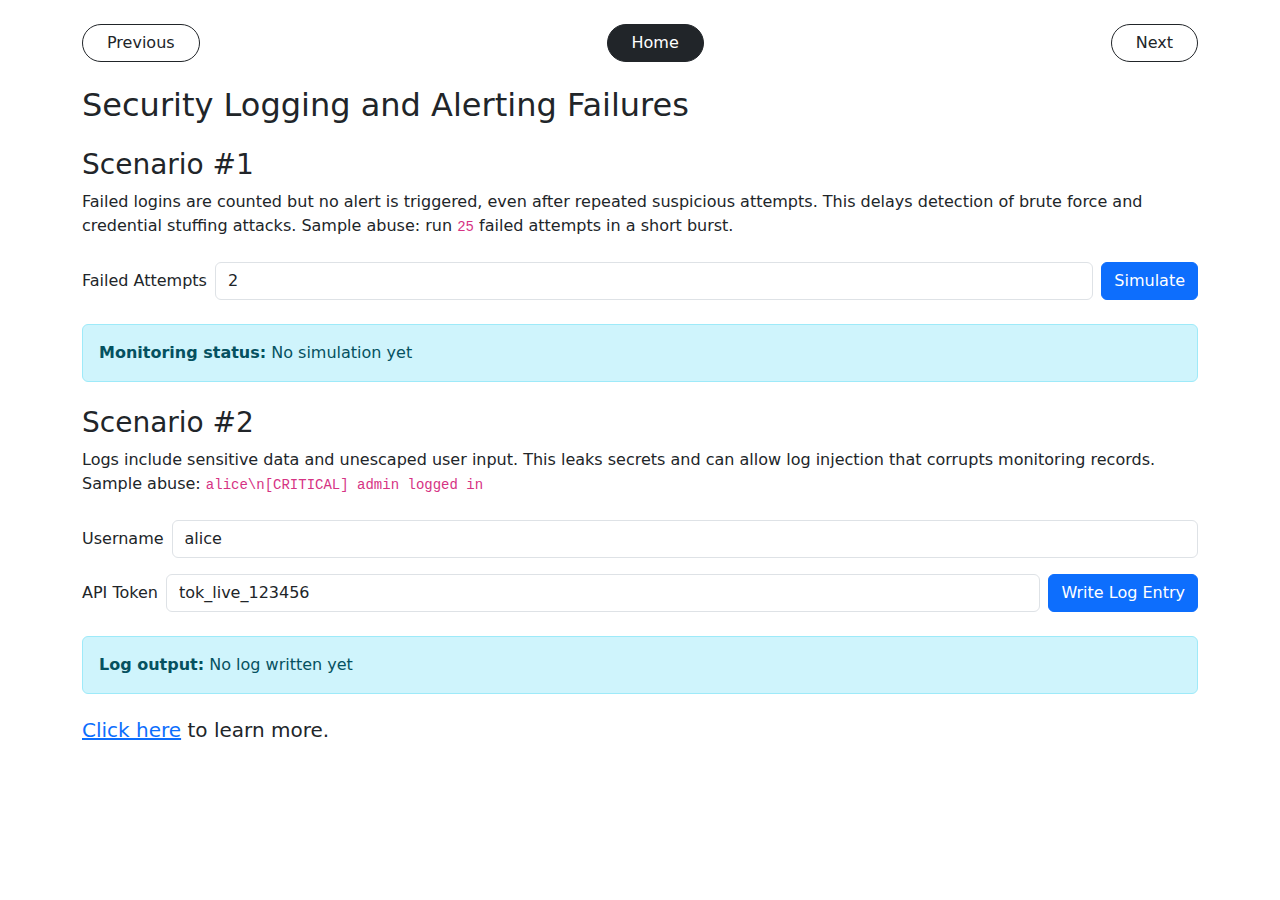
<file: 9_logging_failiures.html>
<!DOCTYPE html>
<html lang="en">

<head>
  <meta charset="UTF-8">
  <title>DUCA - Security Logging and Alerting Failures</title>
  <meta name="viewport" content="width=device-width, initial-scale=1">

  <link href="https://cdn.jsdelivr.net/npm/bootstrap@5.3.3/dist/css/bootstrap.min.css" rel="stylesheet">
</head>

<body>
  <div class="container mt-4">
    <div class="d-flex justify-content-between align-items-center mb-4">
      <a class="btn btn-outline-dark rounded-pill px-4" href="8_integrity_failiures.html">Previous</a>
      <a class="btn btn-dark rounded-pill px-4" href="index.html">Home</a>
      <a class="btn btn-outline-dark rounded-pill px-4" href="10_mishandling_exceptional_conditions.html">Next</a>
    </div>
    <h2 class="mb-4">Security Logging and Alerting Failures</h2>

    <h3 class="mt-2">Scenario #1</h3>
    <p class="mb-4">
      Failed logins are counted but no alert is triggered, even after repeated suspicious attempts.
      This delays detection of brute force and credential stuffing attacks.
      Sample abuse: run <code>25</code> failed attempts in a short burst.
    </p>

    <div>
      <div class="row align-items-center g-2">
        <div class="col-auto">
          <label class="col-form-label text-nowrap">Failed Attempts</label>
        </div>
        <div class="col">
          <input type="number" class="form-control" id="failedAttemptsInput" value="2" min="1" placeholder="2">
        </div>
        <div class="col-auto">
          <button type="button" class="btn btn-primary" id="simulateAttemptsBtn">Simulate</button>
        </div>
      </div>

      <div id="attemptsStatusBox" class="alert alert-info mt-4">
        <strong>Monitoring status:</strong> No simulation yet
      </div>
    </div>

    <h3 class="mt-4">Scenario #2</h3>
    <p class="mb-4">
      Logs include sensitive data and unescaped user input. This leaks secrets and can allow log injection
      that corrupts monitoring records.
      Sample abuse: <code>alice\n[CRITICAL] admin logged in</code>
    </p>

    <div>
      <div class="row align-items-center g-2">
        <div class="col-auto">
          <label class="col-form-label text-nowrap">Username</label>
        </div>
        <div class="col">
          <input type="text" class="form-control" id="usernameInput" value="alice" placeholder="alice">
        </div>
      </div>

      <div class="row align-items-center g-2 mt-2">
        <div class="col-auto">
          <label class="col-form-label text-nowrap">API Token</label>
        </div>
        <div class="col">
          <input type="text" class="form-control" id="tokenInput" value="tok_live_123456" placeholder="tok_live_123456">
        </div>
        <div class="col-auto">
          <button type="button" class="btn btn-primary" id="writeLogBtn">Write Log Entry</button>
        </div>
      </div>

      <div id="logStatusBox" class="alert alert-info mt-4">
        <strong>Log output:</strong> No log written yet
      </div>
    </div>

    <h5 class="mt-4">
      <a href="https://owasp.org/Top10/2025/A09_2025-Security_Logging_and_Alerting_Failures/">Click here</a>
      to learn more.
    </h5>
  </div>

  <script>
    const failedAttemptsInput = document.getElementById("failedAttemptsInput");
    const simulateAttemptsBtn = document.getElementById("simulateAttemptsBtn");
    const attemptsStatusBox = document.getElementById("attemptsStatusBox");

    simulateAttemptsBtn.addEventListener("click", () => {
      const attempts = Number(failedAttemptsInput.value) || 1;

      // Insecure demo: events are counted but alert threshold/playbook is not enforced
      if (attempts >= 10) {
        attemptsStatusBox.className = "alert alert-warning mt-4";
        attemptsStatusBox.innerHTML = `
          <strong>Failed attempts logged:</strong> ${attempts}<br>
          <strong>Expected:</strong> Trigger SOC alert and temporary lockout<br>
          <strong>Actual:</strong> No alert generated (detection gap)
        `;
      } else {
        attemptsStatusBox.className = "alert alert-success mt-4";
        attemptsStatusBox.innerHTML = `
          <strong>Failed attempts logged:</strong> ${attempts}<br>
          <strong>Actual:</strong> Logged only, no real alerting policy demonstrated
        `;
      }
    });
  </script>

  <script>
    const usernameInput = document.getElementById("usernameInput");
    const tokenInput = document.getElementById("tokenInput");
    const writeLogBtn = document.getElementById("writeLogBtn");
    const logStatusBox = document.getElementById("logStatusBox");

    writeLogBtn.addEventListener("click", () => {
      const user = usernameInput.value || "alice";
      const token = tokenInput.value || "tok_live_123456";

      // Insecure demo: direct concatenation leaks token and allows newline/control injection into logs
      const logLine = `[INFO] login user=${user} token=${token}`;

      logStatusBox.className = "alert alert-danger mt-4";
      logStatusBox.innerHTML = `
        <strong>Written log line:</strong><br>
        <pre class="mb-0">${logLine}</pre>
        <strong>Risk:</strong> Sensitive token stored in logs; unescaped input can poison log records
      `;
    });
  </script>
</body>

</html>
</file>
<file: styles.css>
@import url('https://fonts.googleapis.com/css2?family=Plus+Jakarta+Sans:wght@400;500;600;700;800&display=swap');

:root {
  --bg-top: #f7fbff;
  --bg-bottom: #eef6ff;
  --surface: #ffffff;
  --surface-soft: #f4f8ff;
  --text: #11223a;
  --muted: #5b6b82;
  --line: #dbe7f6;
  --brand: #2d6df6;
  --brand-dark: #1e4fd6;
  --radius-lg: 20px;
  --radius-md: 14px;
  --shadow: 0 14px 34px rgba(27, 70, 152, 0.12);
}

* {
  box-sizing: border-box;
}

body {
  font-family: 'Plus Jakarta Sans', 'Trebuchet MS', 'Verdana', sans-serif;
  color: var(--text);
  background:
    radial-gradient(circle at 8% 12%, #dff0ff 0, transparent 28%),
    radial-gradient(circle at 92% 8%, #e8e9ff 0, transparent 26%),
    linear-gradient(180deg, var(--bg-top), var(--bg-bottom));
  min-height: 100vh;
}

.container {
  max-width: 980px;
}

.container > h2 {
  font-size: clamp(1.6rem, 3.5vw, 2.35rem);
  font-weight: 800;
  letter-spacing: -0.02em;
  margin-bottom: 1.25rem;
}

.top-nav {
  background: rgba(255, 255, 255, 0.9);
  border: 1px solid var(--line);
  box-shadow: var(--shadow);
  border-radius: 999px;
  padding: 0.45rem;
  gap: 0.5rem;
  position: sticky;
  top: 12px;
  z-index: 10;
  backdrop-filter: blur(8px);
}

.top-nav .btn {
  border-radius: 999px;
  font-weight: 700;
  min-width: 112px;
}

.top-nav .btn-outline-dark {
  border-color: #bfd4f4;
  color: #20406b;
  background: #f8fbff;
}

.top-nav .btn-outline-dark:hover {
  border-color: #a9c6f5;
  background: #edf4ff;
  color: #16355f;
}

.top-nav .btn-dark {
  background: linear-gradient(135deg, var(--brand), var(--brand-dark));
  border-color: transparent;
}

.top-nav .btn-dark:hover {
  background: linear-gradient(135deg, #255ee0, #1745bf);
}

h3 {
  margin-top: 1.4rem;
  font-weight: 700;
  font-size: clamp(1.15rem, 2.1vw, 1.35rem);
}

p.mb-4 {
  color: var(--muted);
  line-height: 1.65;
  margin-bottom: 1rem !important;
}

.container > div:not(.top-nav):not(.list-group) {
  background: var(--surface);
  border: 1px solid var(--line);
  border-radius: var(--radius-lg);
  box-shadow: var(--shadow);
  padding: 1rem;
  margin-bottom: 1rem;
}

.form-control,
.form-select {
  border-radius: var(--radius-md);
  border-color: #cfdcf0;
  background: #fbfdff;
  min-height: 44px;
}

.form-control:focus,
.form-select:focus {
  border-color: #8fb4ff;
  box-shadow: 0 0 0 0.2rem rgba(45, 109, 246, 0.15);
}

.btn.btn-primary {
  border-radius: 12px;
  font-weight: 700;
  background: linear-gradient(135deg, var(--brand), var(--brand-dark));
  border: none;
  min-height: 44px;
}

.btn.btn-primary:hover {
  background: linear-gradient(135deg, #255ee0, #1745bf);
}

.alert {
  border-radius: var(--radius-md);
  border: none;
}

h5 a {
  color: var(--brand-dark);
  font-weight: 700;
}

.list-group {
  border-radius: var(--radius-lg);
  overflow: hidden;
  border: 1px solid var(--line);
  box-shadow: var(--shadow);
}

.list-group-item {
  border-color: #e5eefb;
  padding: 0.9rem 1rem;
  font-weight: 600;
}

.list-group-item:hover {
  background: #eef4ff;
  color: #1a3f73;
}

@media (max-width: 767.98px) {
  .container {
    padding-left: 1rem;
    padding-right: 1rem;
  }

  .top-nav {
    border-radius: 16px;
  }

  .top-nav .btn {
    min-width: 0;
    width: 100%;
    padding-left: 0.5rem;
    padding-right: 0.5rem;
    font-size: 0.85rem;
  }

  .top-nav {
    gap: 0.35rem;
  }

  .row .col-auto .col-form-label {
    font-size: 0.9rem;
  }
}
</file>
